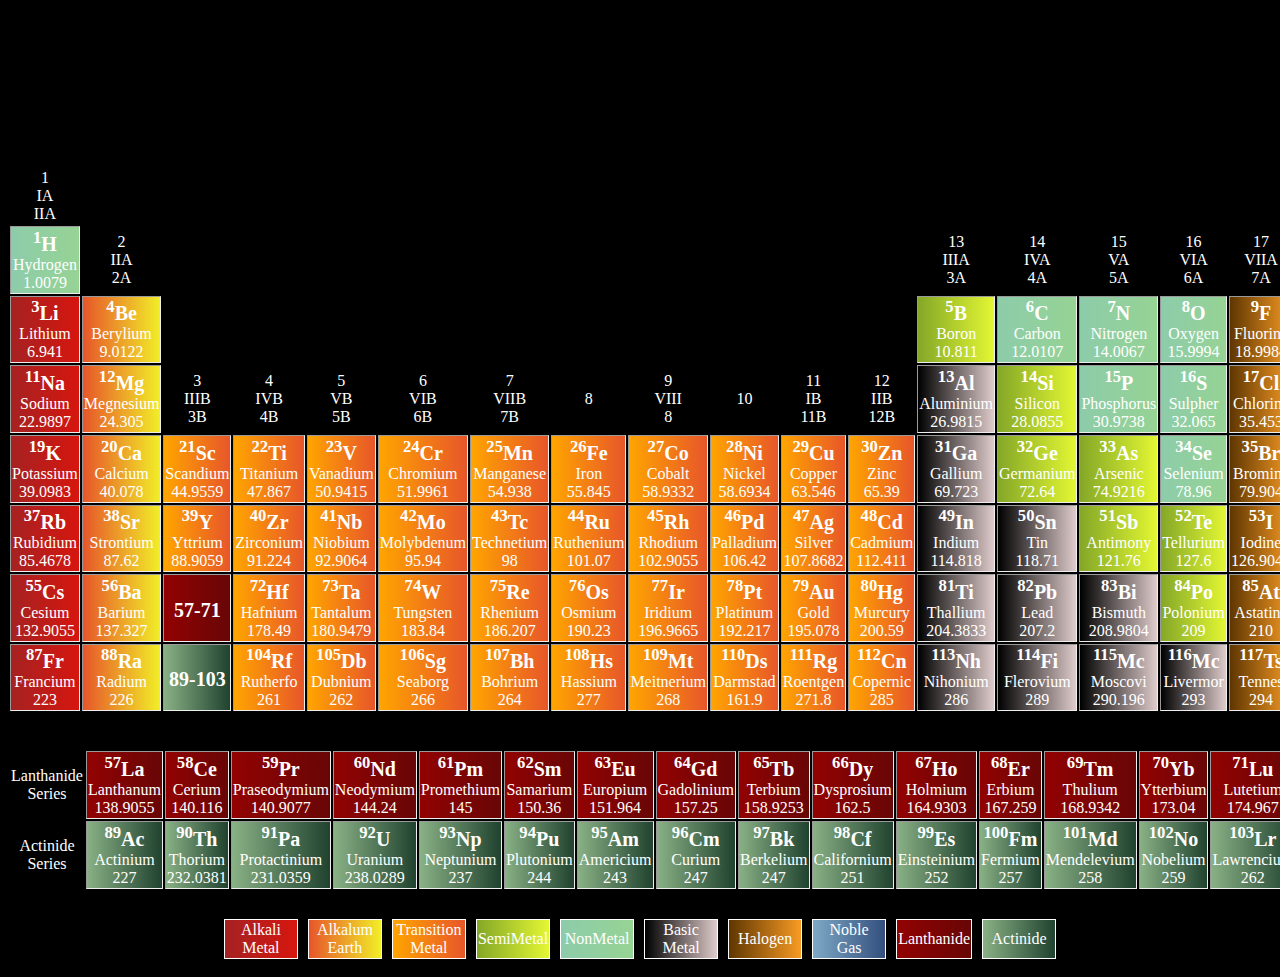
<file: Periodic TABLE 2/index.html>
<!DOCTYPE html>
<html lang="en">
<head>
    <meta charset="UTF-8">
    <meta name="viewport" content="width=device-width, initial-scale=1.0">
    <title>Periodic Table</title>
</head>
<body bgcolor="black">

    <center>
        <h1 bg="white">Asna babar</h1>
    
    <div>Periodic Table Of Elements</div>
    <div>
        <div class="m_heading"><p><u>Periodic Table Of The Elements</u></p></div>
        <div class="m_rehman">Made by: <u>Asna Babar</u></div>
        <div class="m_container">
        <table border="1" style="text-align:center;color:white;border:none">
                    <tr>
                        <td style="border:none">1<br>IA<br>IIA</td>
                        <td style="empty-cells:hide" colspan="16"></td>
                        <td style="border:none">18<br>VIIIA<br>8A</td>
                    </tr>
                    <tr>
                        <td style="background:linear-gradient(to left,#96d394,#8dccaa)"><b style="font-size:20px"><sup>1</sup>H</b><br>Hydrogen<br> 1.0079</td>
                        <td style="border:none">2<br>IIA<br>2A</td>
                        <td style="empty-cells:hide" colspan="10"></td>
                        <td style="border:none">13<br>IIIA<br>3A</td>
                        <td style="border:none">14<br>IVA<br>4A</td>
                        <td style="border:none">15<br>VA<br>5A</td>
                        <td style="border:none">16<br>VIA<br>6A</td>
                        <td style="border:none">17<br>VIIA<br>7A</td>
                        <td style="background:linear-gradient(to left,rgb(52,79,126),rgb(125,169,197))"><b style="font-size:20px"><sup>2</sup>He</b><br>Helium<br>4.006</td>
                    </tr>
                    <tr>
                        <td style="background:linear-gradient(to left,#d6160f,#a52222)"><b style="font-size:20px"><sup>3</sup>Li</b><br>Lithium<br>6.941</td>
                        <td style="background:linear-gradient(to left,#f1ee28,#e7562a)"><b style="font-size:20px"><sup>4</sup>Be</b><br>Berylium<br>9.0122</td> 
                        <td style="empty-cells:hide" colspan="10"></td>
                        <td style="background:linear-gradient(to left,rgb(227,247,51),rgb(132,167,39))"><b style="font-size:20px"><sup>5</sup>B</b><br>Boron<br>10.811</td>
                        <td style="background:linear-gradient(to left,#96d394,#8dccaa)"><b style="font-size:20px"><sup>6</sup>C</b><br>Carbon<br>12.0107</td>
                        <td style="background:linear-gradient(to left,#96d394,#8dccaa)"><b style="font-size:20px"><sup>7</sup>N</b><br>Nitrogen<br>14.0067</td>
                        <td style="background:linear-gradient(to left,#96d394,#8dccaa)"><b style="font-size:20px"><sup>8</sup>O</b><br>Oxygen<br>15.9994</td>
                        <td style="background:linear-gradient(to left,rgb(247,155,36),rgb(95,54,1))"><b style="font-size:20px"><sup>9</sup>F</b><br>Fluorine<br>18.9984</td>
                        <td style="background:linear-gradient(to left,rgb(52,79,126),rgb(125,169,197))"><b style="font-size:20px"><sup>10</sup>Ne</b><br>Neon<br>20.1797</td>  
                    </tr>
                    <tr>
                        <td style="background:linear-gradient(to left,#d6160f,#a52222)"><b style="font-size:20px"><sup>11</sup>Na</b><br>Sodium<br>22.9897</td>
                        <td style="background:linear-gradient(to left,#f1ee28,#e7562a)"><b style="font-size:20px"><sup>12</sup>Mg</b><br>Megnesium<br>24.305</td>
                        <td style="border:none">3<br>IIIB<br>3B</td>
                        <td style="border:none">4<br>IVB<br>4B</td>
                        <td style="border:none">5<br>VB<br>5B</td>
                        <td style="border:none">6<br>VIB<br>6B</td>
                        <td style="border:none">7<br>VIIB<br>7B</td>
                        <td style="border:none">8</td>
                        <td style="border:none">9<br>VIII<br>8</td>
                        <td style="border:none">10</td>
                        <td style="border:none">11<br>IB<br>11B</td>  
                        <td style="border:none">12<br>IIB<br>12B</td>
                        <td style="background:linear-gradient(to left,rgb(223,203,203),black)"><b style="font-size:20px"><sup>13</sup>Al</b><br>Aluminium<br>26.9815</td> 
                        <td style="background:linear-gradient(to left,rgb(227,247,51),rgb(132,167,39))"><b style="font-size:20px"><sup>14</sup>Si</b><br>Silicon<br>28.0855</td>
                        <td style="background:linear-gradient(to left,#96d394,#8dccaa)"><b style="font-size:20px"><sup>15</sup>P</b><br>Phosphorus<br>30.9738</td>  
                        <td style="background:linear-gradient(to left,#96d394,#8dccaa)"><b style="font-size:20px"><sup>16</sup>S</b><br>Sulpher<br>32.065</td>
                        <td style="background:linear-gradient(to left,rgb(247,155,36),rgb(95,54,1))"><b style="font-size:20px"><sup>17</sup>Cl</b><br>Chlorine<br>35.453</td>
                        <td style="background:linear-gradient(to left,rgb(52,79,126),rgb(125,169,197))"><b style="font-size:20px"><sup>18</sup>Ar</b><br>Argon<br>39.948</td>
                    </tr>
                    <tr>
                        <td style="background:linear-gradient(to left,#d6160f,#a52222)"><b style="font-size:20px"><sup>19</sup>K</b><br>Potassium<br>39.0983</td>
                        <td style="background:linear-gradient(to left,#f1ee28,#e7562a)"><b style="font-size:20px"><sup>20</sup>Ca</b><br>Calcium<br>40.078</td>
                        <td style="background:linear-gradient(to left,#e7562a,orange)"><b style="font-size:20px"><sup>21</sup>Sc</b><br>Scandium<br>44.9559</td>
                        <td style="background:linear-gradient(to left,#e7562a,orange)"><b style="font-size:20px"><sup>22</sup>Ti</b><br>Titanium<br>47.867</td> 
                        <td style="background:linear-gradient(to left,#e7562a,orange)"><b style="font-size:20px"><sup>23</sup>V</b><br>Vanadium<br>50.9415</td>
                        <td style="background:linear-gradient(to left,#e7562a,orange)"><b style="font-size:20px"><sup>24</sup>Cr</b><br>Chromium<br>51.9961</td>  
                        <td style="background:linear-gradient(to left,#e7562a,orange)"><b style="font-size:20px"><sup>25</sup>Mn</b><br>Manganese<br>54.938</td>
                        <td style="background:linear-gradient(to left,#e7562a,orange)"><b style="font-size:20px"><sup>26</sup>Fe</b><br>Iron<br>55.845</td> 
                        <td style="background:linear-gradient(to left,#e7562a,orange)"><b style="font-size:20px"><sup>27</sup>Co</b><br>Cobalt<br>58.9332</td> 
                        <td style="background:linear-gradient(to left,#e7562a,orange)"><b style="font-size:20px"><sup>28</sup>Ni</b><br>Nickel<br>58.6934</td>
                        <td style="background:linear-gradient(to left,#e7562a,orange)"><b style="font-size:20px"><sup>29</sup>Cu</b><br>Copper<br>63.546</td> 
                        <td style="background:linear-gradient(to left,#e7562a,orange)"><b style="font-size:20px"><sup>30</sup>Zn</b><br>Zinc<br>65.39</td>
                        <td style="background:linear-gradient(to left,rgb(223,203,203),black)"><b style="font-size:20px"><sup>31</sup>Ga</b><br>Gallium<br>69.723</td>
                        <td style="background:linear-gradient(to left,rgb(227,247,51),rgb(132,167,39))"><b style="font-size:20px"><sup>32</sup>Ge</b><br>Germanium<br>72.64</td>
                        <td style="background:linear-gradient(to left,rgb(227,247,51),rgb(132,167,39))"><b style="font-size:20px"><sup>33</sup>As</b><br>Arsenic<br>74.9216</td>
                        <td style="background:linear-gradient(to left,#96d394,#8dccaa)"><b style="font-size:20px"><sup>34</sup>Se</b><br>Selenium<br>78.96</td>
                        <td style="background:linear-gradient(to left,rgb(247,155,36),rgb(95,54,1))"><b style="font-size:20px"><sup>35</sup>Br</b><br>Bromine<br>79.904</td> 
                        <td style="background:linear-gradient(to left,rgb(52,79,126),rgb(125,169,197))"><b style="font-size:20px"><sup>36</sup>Kr</b><br>Krypton<br>83.8</td>
                    </tr>
                    <tr>
                        <td style="background:linear-gradient(to left,#d6160f,#a52222)"><b style="font-size:20px"><sup>37</sup>Rb</b><br>Rubidium<br>85.4678</td>
                        <td style="background:linear-gradient(to left,#f1ee28,#e7562a)"><b style="font-size:20px"><sup>38</sup>Sr</b><br>Strontium<br>87.62</td> 
                        <td style="background:linear-gradient(to left,#e7562a,orange)"><b style="font-size:20px"><sup>39</sup>Y</b><br>Yttrium<br>88.9059</td>
                        <td style="background:linear-gradient(to left,#e7562a,orange)"><b style="font-size:20px"><sup>40</sup>Zr</b><br>Zirconium<br>91.224</td> 
                        <td style="background:linear-gradient(to left,#e7562a,orange)"><b style="font-size:20px"><sup>41</sup>Nb</b><br>Niobium<br>92.9064</td>
                        <td style="background:linear-gradient(to left,#e7562a,orange)"><b style="font-size:20px"><sup>42</sup>Mo</b><br>Molybdenum<br>95.94</td>  
                        <td style="background:linear-gradient(to left,#e7562a,orange)"><b style="font-size:20px"><sup>43</sup>Tc</b><br>Technetium<br>98</td>
                        <td style="background:linear-gradient(to left,#e7562a,orange)"><b style="font-size:20px"><sup>44</sup>Ru</b><br>Ruthenium<br>101.07</td> 
                        <td style="background:linear-gradient(to left,#e7562a,orange)"><b style="font-size:20px"><sup>45</sup>Rh</b><br>Rhodium<br>102.9055</td> 
                        <td style="background:linear-gradient(to left,#e7562a,orange)"><b style="font-size:20px"><sup>46</sup>Pd</b><br>Palladium<br>106.42</td>
                        <td style="background:linear-gradient(to left,#e7562a,orange)"><b style="font-size:20px"><sup>47</sup>Ag</b><br>Silver<br>107.8682</td> 
                        <td style="background:linear-gradient(to left,#e7562a,orange)"><b style="font-size:20px"><sup>48</sup>Cd</b><br>Cadmium<br>112.411</td>
                        <td style="background:linear-gradient(to left,rgb(223,203,203),black)"><b style="font-size:20px"><sup>49</sup>In</b><br>Indium<br>114.818</td>
                        <td style="background:linear-gradient(to left,rgb(223,203,203),black)"><b style="font-size:20px"><sup>50</sup>Sn</b><br>Tin<br>118.71</td>
                        <td style="background:linear-gradient(to left,rgb(227,247,51),rgb(132,167,39))"><b style="font-size:20px"><sup>51</sup>Sb</b><br>Antimony<br>121.76</td>
                        <td style="background:linear-gradient(to left,rgb(227,247,51),rgb(132,167,39))"><b style="font-size:20px"><sup>52</sup>Te</b><br>Tellurium<br>127.6</td>
                        <td style="background:linear-gradient(to left,rgb(247,155,36),rgb(95,54,1))"><b style="font-size:20px"><sup>53</sup>I</b><br>Iodine<br>126.9045</td>
                        <td style="background:linear-gradient(to left,rgb(52,79,126),rgb(125,169,197))"><b style="font-size:20px"><sup>54</sup>Xe</b><br>Xenon<br>131.293</td> 
                    </tr>
                    <tr>
                        <td style="background:linear-gradient(to left,#d6160f,#a52222)"><b style="font-size:20px"><sup>55</sup>Cs</b><br>Cesium<br>132.9055</td>
                        <td style="background:linear-gradient(to left,#f1ee28,#e7562a)"><b style="font-size:20px"><sup>56</sup>Ba</b><br>Barium<br>137.327</td>  
                        <td style="background:linear-gradient(to left,#680606,#920202)"><b style="font-size:20px"><sup></sup>57-71</b></td>  
                        <td style="background:linear-gradient(to left,#e7562a,orange)"><b style="font-size:20px"><sup>72</sup>Hf</b><br>Hafnium<br>178.49</td>
                        <td style="background:linear-gradient(to left,#e7562a,orange)"><b style="font-size:20px"><sup>73</sup>Ta</b><br>Tantalum<br>180.9479</td> 
                        <td style="background:linear-gradient(to left,#e7562a,orange)"><b style="font-size:20px"><sup>74</sup>W</b><br>Tungsten<br>183.84</td>
                        <td style="background:linear-gradient(to left,#e7562a,orange)"><b style="font-size:20px"><sup>75</sup>Re</b><br>Rhenium<br>186.207</td>  
                        <td style="background:linear-gradient(to left,#e7562a,orange)"><b style="font-size:20px"><sup>76</sup>Os</b><br>Osmium<br>190.23</td>
                        <td style="background:linear-gradient(to left,#e7562a,orange)"><b style="font-size:20px"><sup>77</sup>Ir</b><br>Iridium<br>196.9665</td> 
                        <td style="background:linear-gradient(to left,#e7562a,orange)"><b style="font-size:20px"><sup>78</sup>Pt</b><br>Platinum<br>192.217</td> 
                        <td style="background:linear-gradient(to left,#e7562a,orange)"><b style="font-size:20px"><sup>79</sup>Au</b><br>Gold<br>195.078</td>
                        <td style="background:linear-gradient(to left,#e7562a,orange)"><b style="font-size:20px"><sup>80</sup>Hg</b><br>Murcury<br>200.59</td> 
                        <td style="background:linear-gradient(to left,rgb(223,203,203),black)"><b style="font-size:20px"><sup>81</sup>Ti</b><br>Thallium<br>204.3833</td>
                        <td style="background:linear-gradient(to left,rgb(223,203,203),black)"><b style="font-size:20px"><sup>82</sup>Pb</b><br>Lead<br>207.2</td>
                        <td style="background:linear-gradient(to left,rgb(223,203,203),black)"><b style="font-size:20px"><sup>83</sup>Bi</b><br>Bismuth<br>208.9804</td>
                        <td style="background:linear-gradient(to left,rgb(227,247,51),rgb(132,167,39))"><b style="font-size:20px"><sup>84</sup>Po</b><br>Polonium<br>209</td>
                        <td style="background:linear-gradient(to left,rgb(247,155,36),rgb(95,54,1))"><b style="font-size:20px"><sup>85</sup>At</b><br>Astatine<br>210</td>  
                        <td style="background:linear-gradient(to left,rgb(52,79,126),rgb(125,169,197))"><b style="font-size:20px"><sup>86</sup>Rn</b><br>Radon<br>222</td>
                    </tr>
                    <tr>
                        <td style="background:linear-gradient(to left,#d6160f,#a52222)"><b style="font-size:20px"><sup>87</sup>Fr</b><br>Francium<br>223</td>
                        <td style="background:linear-gradient(to left,#f1ee28,#e7562a)"><b style="font-size:20px"><sup>88</sup>Ra</b><br>Radium<br>226</td> 
                        <td style="background:linear-gradient(to left,#20422f,#89b185)"><b style="font-size:20px"><sup></sup>89-103</b></td> 
                        <td style="background:linear-gradient(to left,#e7562a,orange)"><b style="font-size:20px"><sup>104</sup>Rf</b><br>Rutherfo<br>261</td>
                        <td style="background:linear-gradient(to left,#e7562a,orange)"><b style="font-size:20px"><sup>105</sup>Db</b><br>Dubnium<br>262</td> 
                        <td style="background:linear-gradient(to left,#e7562a,orange)"><b style="font-size:20px"><sup>106</sup>Sg</b><br>Seaborg<br>266</td>
                        <td style="background:linear-gradient(to left,#e7562a,orange)"><b style="font-size:20px"><sup>107</sup>Bh</b><br>Bohrium<br>264</td>  
                        <td style="background:linear-gradient(to left,#e7562a,orange)"><b style="font-size:20px"><sup>108</sup>Hs</b><br>Hassium<br>277</td>
                        <td style="background:linear-gradient(to left,#e7562a,orange)"><b style="font-size:20px"><sup>109</sup>Mt</b><br>Meitnerium<br>268</td> 
                        <td style="background:linear-gradient(to left,#e7562a,orange)"><b style="font-size:20px"><sup>110</sup>Ds</b><br>Darmstad<br>161.9</td> 
                        <td style="background:linear-gradient(to left,#e7562a,orange)"><b style="font-size:20px"><sup>111</sup>Rg</b><br>Roentgen<br>271.8</td>
                        <td style="background:linear-gradient(to left,#e7562a,orange)"><b style="font-size:20px"><sup>112</sup>Cn</b><br>Copernic<br>285</td> 
                        <td style="background:linear-gradient(to left,rgb(223,203,203),black)"><b style="font-size:20px"><sup>113</sup>Nh</b><br>Nihonium<br>286</td>  
                        <td style="background:linear-gradient(to left,rgb(223,203,203),black)"><b style="font-size:20px"><sup>114</sup>Fi</b><br>Flerovium<br>289</td>
                        <td style="background:linear-gradient(to left,rgb(223,203,203),black)"><b style="font-size:20px"><sup>115</sup>Mc</b><br>Moscovi<br>290.196</td>
                        <td style="background:linear-gradient(to left,rgb(223,203,203),black)"><b style="font-size:20px"><sup>116</sup>Mc</b><br>Livermor<br>293</td>
                        <td style="background:linear-gradient(to left,rgb(247,155,36),rgb(95,54,1))"><b style="font-size:20px"><sup>117</sup>Ts</b><br>Tennes<br>294</td> 
                        <td style="background:linear-gradient(to left,rgb(52,79,126),rgb(125,169,197))"><b style="font-size:20px"><sup>118</sup>Og</b><br>Oganes<br>294</td>
                    </tr>
            </table>
        </div>
            <br><br>
        <div class="m_container2">
            <table border="1" style="text-align:center;color:white;border:none">
                <tr>
                    <td style="border:none">Lanthanide <br> Series</td>
                    <td style="background:linear-gradient(to left,#680606,#920202)"><b style="font-size:20px"><sup>57</sup>La</b><br>Lanthanum<br>138.9055</td>
                    <td style="background:linear-gradient(to left,#680606,#920202)"><b style="font-size:20px"><sup>58</sup>Ce</b><br>Cerium<br>140.116</td>
                    <td style="background:linear-gradient(to left,#680606,#920202)"><b style="font-size:20px"><sup>59</sup>Pr</b><br>Praseodymium<br>140.9077</td>
                    <td style="background:linear-gradient(to left,#680606,#920202)"><b style="font-size:20px"><sup>60</sup>Nd</b><br>Neodymium<br>144.24</td>
                    <td style="background:linear-gradient(to left,#680606,#920202)"><b style="font-size:20px"><sup>61</sup>Pm</b><br>Promethium<br>145</td>
                    <td style="background:linear-gradient(to left,#680606,#920202)"><b style="font-size:20px"><sup>62</sup>Sm</b><br>Samarium<br>150.36</td>
                    <td style="background:linear-gradient(to left,#680606,#920202)"><b style="font-size:20px"><sup>63</sup>Eu</b><br>Europium<br>151.964</td>
                    <td style="background:linear-gradient(to left,#680606,#920202)"><b style="font-size:20px"><sup>64</sup>Gd</b><br>Gadolinium<br>157.25</td>
                    <td style="background:linear-gradient(to left,#680606,#920202)"><b style="font-size:20px"><sup>65</sup>Tb</b><br>Terbium<br>158.9253</td>
                    <td style="background:linear-gradient(to left,#680606,#920202)"><b style="font-size:20px"><sup>66</sup>Dy</b><br>Dysprosium<br>162.5</td>
                    <td style="background:linear-gradient(to left,#680606,#920202)"><b style="font-size:20px"><sup>67</sup>Ho</b><br>Holmium<br>164.9303</td>
                    <td style="background:linear-gradient(to left,#680606,#920202)"><b style="font-size:20px"><sup>68</sup>Er</b><br>Erbium<br>167.259</td>
                    <td style="background:linear-gradient(to left,#680606,#920202)"><b style="font-size:20px"><sup>69</sup>Tm</b><br>Thulium<br>168.9342</td>
                    <td style="background:linear-gradient(to left,#680606,#920202)"><b style="font-size:20px"><sup>70</sup>Yb</b><br>Ytterbium<br>173.04</td>
                    <td style="background:linear-gradient(to left,#680606,#920202)"><b style="font-size:20px"><sup>71</sup>Lu</b><br>Lutetium<br>174.967</td>
                </tr>
                <tr>
                    <td style="border:none">Actinide <br> Series</td>
                    <td style="background:linear-gradient(to left,#20422f,#89b185)"><b style="font-size:20px"><sup>89</sup>Ac</b><br>Actinium<br>227</td>
                    <td style="background:linear-gradient(to left,#20422f,#89b185)"><b style="font-size:20px"><sup>90</sup>Th</b><br>Thorium<br>232.0381</td> 
                    <td style="background:linear-gradient(to left,#20422f,#89b185)"><b style="font-size:20px"><sup>91</sup>Pa</b><br>Protactinium<br>231.0359</td>
                    <td style="background:linear-gradient(to left,#20422f,#89b185)"><b style="font-size:20px"><sup>92</sup>U</b><br>Uranium<br>238.0289</td> 
                    <td style="background:linear-gradient(to left,#20422f,#89b185)"><b style="font-size:20px"><sup>93</sup>Np</b><br>Neptunium<br>237</td>
                    <td style="background:linear-gradient(to left,#20422f,#89b185)"><b style="font-size:20px"><sup>94</sup>Pu</b><br>Plutonium<br>244</td>  
                    <td style="background:linear-gradient(to left,#20422f,#89b185)"><b style="font-size:20px"><sup>95</sup>Am</b><br>Americium<br>243</td>
                    <td style="background:linear-gradient(to left,#20422f,#89b185)"><b style="font-size:20px"><sup>96</sup>Cm</b><br>Curium<br>247</td>
                    <td style="background:linear-gradient(to left,#20422f,#89b185)"><b style="font-size:20px"><sup>97</sup>Bk</b><br>Berkelium<br>247</td> 
                    <td style="background:linear-gradient(to left,#20422f,#89b185)"><b style="font-size:20px"><sup>98</sup>Cf</b><br>Californium<br>251</td>
                    <td style="background:linear-gradient(to left,#20422f,#89b185)"><b style="font-size:20px"><sup>99</sup>Es</b><br>Einsteinium<br>252</td> 
                    <td style="background:linear-gradient(to left,#20422f,#89b185)"><b style="font-size:20px"><sup>100</sup>Fm</b><br>Fermium<br>257</td>
                    <td style="background:linear-gradient(to left,#20422f,#89b185)"><b style="font-size:20px"><sup>101</sup>Md</b><br>Mendelevium<br>258</td>  
                    <td style="background:linear-gradient(to left,#20422f,#89b185)"><b style="font-size:20px"><sup>102</sup>No</b><br>Nobelium<br>259</td>
                    <td style="background:linear-gradient(to left,#20422f,#89b185)"><b style="font-size:20px"><sup>103</sup>Lr</b><br>Lawrencium<br>262</td>
                </tr>
            </table>
        </div>
        <br>
        <div class="m_container3">
        <table style="text-align:center;color:white;border-spacing:10px">
            <tr>
                <td style="border:1px solid white;min-width:70px;background:linear-gradient(to left,#d6160f,#a52222)">Alkali<br>Metal</td>
                <td style="border:1px solid white;min-width:70px;background:linear-gradient(to left,#f1ee28,#e7562a)">Alkalum<br>Earth</td>
                <td style="border:1px solid white;min-width:70px;background:linear-gradient(to left,#e7562a,orange)">Transition<br>Metal</td>
                <td style="border:1px solid white;min-width:70px;background:linear-gradient(to left,rgb(227,247,51),rgb(132,167,39))">SemiMetal</td>
                <td style="border:1px solid white;min-width:70px;background:linear-gradient(to left,#96d394,#8dccaa)">NonMetal</td>
                <td style="border:1px solid white;min-width:70px;background:linear-gradient(to left,rgb(223,203,203),black)">Basic<br>Metal</td>
                <td style="border:1px solid white;min-width:70px;background:linear-gradient(to left,rgb(247,155,36),rgb(95,54,1))">Halogen</td>
                <td style="border:1px solid white;min-width:70px;background:linear-gradient(to left,rgb(52,79,126),rgb(125,169,197))">Noble<br>Gas</td>
                <td style="border:1px solid white;min-width:70px;background:linear-gradient(to left,#680606,#920202)">Lanthanide</td>
                <td style="border:1px solid white;min-width:70px;background:linear-gradient(to left,#20422f,#89b185)">Actinide</td>
            </tr>
        </table>
        </div>
    </div>
    </center>
    </body></html
</file>
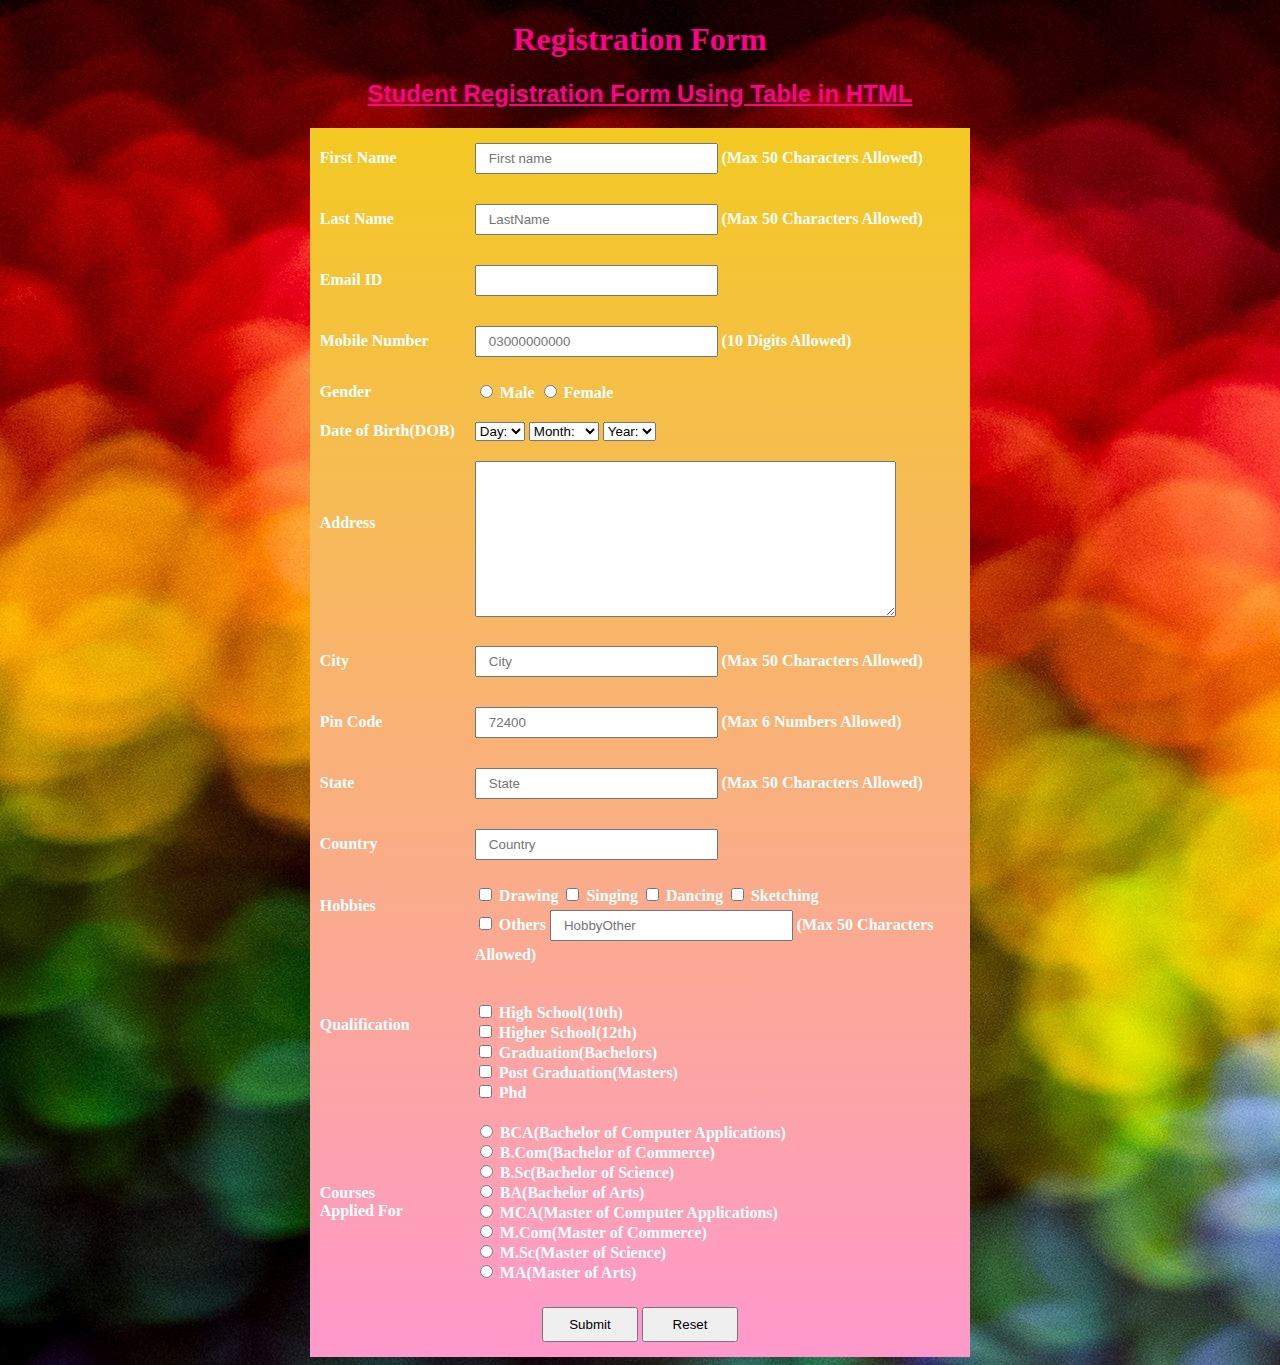
<file: Registration Form/index.html>
<!DOCTYPE html>
<html lang="en">
<head>
    <meta charset="UTF-8">
    <meta name="viewport" content="width=device-width, initial-scale=1.0">
    <title>Registration Form</title>
    <link rel="stylesheet" href="style.css">
</head>
<body>

  <center><h1>Registration Form</h1></center>

    <h2>Student Registration Form Using Table in HTML</h2>
    

        <table align="center" cellpadding="10">
    
    
        <!--------------------- First Name ------------------------------------------>
        <tbody><tr>
        <td>First Name</td>
        <td><input type="text" name="FirstName" maxlength="50" placeholder="First name">
        (Max 50 Characters Allowed)
        </td>
        </tr>
        <!------------------------ Last Name --------------------------------------->
        <tr>
        <td>Last Name</td>
        <td><input type="text" name="LastName" maxlength="50" placeholder="LastName">
        (Max 50 Characters Allowed)
        </td>
        </tr>
        <!-------------------------- Email ID ------------------------------------->
        <tr>
        <td>Email ID</td>
        <td><input type="email" name="EmailID" maxlength="100" placeholder=></td>
        </tr>
        <!-------------------------- Mobile Number ------------------------------------->
        <tr>
        <td>Mobile Number</td>
        <td>
        <input type="text" name="MobileNumber" maxlength="10" placeholder="03000000000">
        (10 Digits Allowed)
        </td>
        </tr>
        <!---------------------- Gender ------------------------------------->
        <tr>
        <td>Gender</td>
        <td>
        <input type="radio" name="Gender" value="Male">
        Male
        <input type="radio" name="Gender" value="Female">
        Female
        </td>
        </tr>
        <!--------------------------Date Of Birth----------------------------------->
        <tr>
        <td>Date of Birth(DOB)</td>
        <td>
        <select name="BirthDay" id="Birthday_Day">
        <option value="-1">Day:</option>
        <option value="1">1</option>
        <option value="2">2</option>
        <option value="3">3</option>
        <option value="4">4</option>
        <option value="5">5</option>
        <option value="6">6</option>
        <option value="7">7</option>
        <option value="8">8</option>
        <option value="9">9</option>
        <option value="10">10</option>
        <option value="11">11</option>
        <option value="12">12</option>
        <option value="13">13</option>
        <option value="14">14</option>
        <option value="15">15</option>
        <option value="16">16</option>
        <option value="17">17</option>
        <option value="18">18</option>
        <option value="19">19</option>
        <option value="20">20</option>
        <option value="21">21</option>
        <option value="22">22</option>
        <option value="23">23</option>
        <option value="24">24</option>
        <option value="25">25</option>
        <option value="26">26</option>
        <option value="27">27</option>
        <option value="28">28</option>
        <option value="29">29</option>
        <option value="30">30</option>
        <option value="31">31</option>
        </select>
        <select name="BirthdayMonth" id="Birthday_Month">
        <option value="-1">Month:</option>
        <option value="January">Jan(1)</option>
        <option value="February">Feb(2)</option>
        <option value="March">Mar(3)</option>
        <option value="April">Apr(4)</option>
        <option value="May">May(5)</option>
        <option value="June">Jun(6)</option>
        <option value="July">Jul(7)</option>
        <option value="August">Aug(8)</option>
        <option value="September">Sep(9)</option>
        <option value="October">Oct(10)</option>
        <option value="November">Nov(11)</option>
        <option value="December">Dec(12)</option>
        </select>
        <select name="BirthdayYear" id="Birthday_Year">
        <option value="-1">Year:</option>
        <option value="2019">2019</option>
        <option value="2018">2018</option>
        <option value="2017">2017</option>
        <option value="2016">2016</option>
        <option value="2015">2015</option>
        <option value="2014">2014</option>
        <option value="2013">2013</option>
        <option value="2012">2012</option>
        <option value="2011">2011</option>
        <option value="2010">2010</option>
        <option value="2009">2009</option>
        <option value="2008">2008</option>
        <option value="2007">2007</option>
        <option value="2006">2006</option>
        <option value="2005">2005</option>
        <option value="2004">2004</option>
        <option value="2003">2003</option>
        <option value="2002">2002</option>
        <option value="2001">2001</option>
        <option value="2000">2000</option>
        <option value="1999">1999</option>
        <option value="1998">1998</option>
        <option value="1997">1997</option>
        <option value="1996">1996</option>
        <option value="1995">1995</option>
        <option value="1994">1994</option>
        <option value="1993">1993</option>
        <option value="1992">1992</option>
        <option value="1991">1991</option>
        <option value="1990">1990</option>
        <option value="1989">1989</option>
        <option value="1988">1988</option>
        <option value="1987">1987</option>
        <option value="1986">1986</option>
        <option value="1985">1985</option>
        <option value="1984">1984</option>
        <option value="1983">1983</option>
        <option value="1982">1982</option>
        <option value="1981">1981</option>
        <option value="1980">1980</option>
        </select>
        </td>
        </tr>
        <!------------------------- Address ---------------------------------->
        <tr>
        <td>Address<br><br><br></td>
        <td><textarea name="Address" rows="10" cols="50"></textarea></td>
        </tr>
        <!-------------------------- City ------------------------------------->
        <tr>
        <td>City</td>
        <td><input type="text" name="City" maxlength="50" placeholder="City">
        (Max 50 Characters Allowed)
        </td>
        </tr>
        <!----- -------------------- Pin Code-------------------------------------->
        <tr>
        <td>Pin Code</td>
        <td><input type="Number" name="PinCode" maxlength="6" placeholder="72400">
        (Max 6 Numbers Allowed)
        </td>
        </tr>
        <!---------------------------- State ----------------------------------->
        <tr>
        <td>State</td>
        <td><input type="text" name="State" maxlength="50" placeholder="State">
        (Max 50 Characters Allowed)
        </td>
        </tr>
        <!------------------------------ Country --------------------------------->
        <tr>
        <td>Country</td>
        <td><input type="text" name="Country" placeholder="Country"></td>
        </tr>
        <!------------------------- Hobbies -------------------------------------->
        <tr>
        <td>Hobbies <br><br><br></td>
        <td>
        <input type="checkbox" name="HobbyDrawing" value="Drawing">
        Drawing
        <input type="checkbox" name="HobbySinging" value="Singing">
        Singing
        <input type="checkbox" name="HobbyDancing" value="Dancing">
        Dancing
        <input type="checkbox" name="HobbyCooking" value="Cooking">
        Sketching
        <br>
        <input type="checkbox" name="HobbyOther" value="Other">
        Others
        <input type="text" name="Other_Hobby" maxlength="50" placeholder="HobbyOther">
        (Max 50 Characters Allowed)
        </td>
        </tr>
        <!-----------------------Qualification---------------------------------------->
        <tr>
        <td>Qualification <br><br><br></td>
        <td>
        <br>
        <input type="checkbox" name="HighSchool" value="High School">
        High School(10th)<br>
        <input type="checkbox" name="HigherSchool" value="Higher School">
        Higher School(12th)<br>
        <input type="checkbox" name="Graduation" value="Graduation">
        Graduation(Bachelors)<br>
        <input type="checkbox" name="PostGraduation" value="Post Graduation">
        Post Graduation(Masters)<br>
        <input type="checkbox" name="Phd" value="Phd">
        Phd
        </td>
        </tr>
        <!---------------------------- Courses ----------------------------------->
        <tr>
        <td>Courses<br>Applied For</td>
        <td>
        <input type="radio" name="CourseBCA" value="BCA">
        BCA(Bachelor of Computer Applications)<br>
        <input type="radio" name="CourseBCom" value="B.Com">
        B.Com(Bachelor of Commerce)<br>
        <input type="radio" name="CourseBSc" value="B.Sc">
        B.Sc(Bachelor of Science)<br>
        <input type="radio" name="CourseBA" value="B.A">
        BA(Bachelor of Arts)<br>
        <input type="radio" name="CourseMCA" value="BCA">
        MCA(Master of Computer Applications)<br>
        <input type="radio" name="CourseMCom" value="B.Com">
        M.Com(Master of Commerce)<br>
        <input type="radio" name="CourseMSc" value="B.Sc">
        M.Sc(Master of Science)<br>
        <input type="radio" name="CourseMA" value="B.A">
        MA(Master of Arts)<br>
        </td>
        </tr>
        <!----------------------- Submit and Reset ------------------------------->
        <tr>
        <td colspan="2" align="center">
        <input type="submit" value="Submit">
        <input type="reset" value="Reset">
        </td>
        </tr>
        </tbody></table>
        

    
        
</body>
</html>
</file>
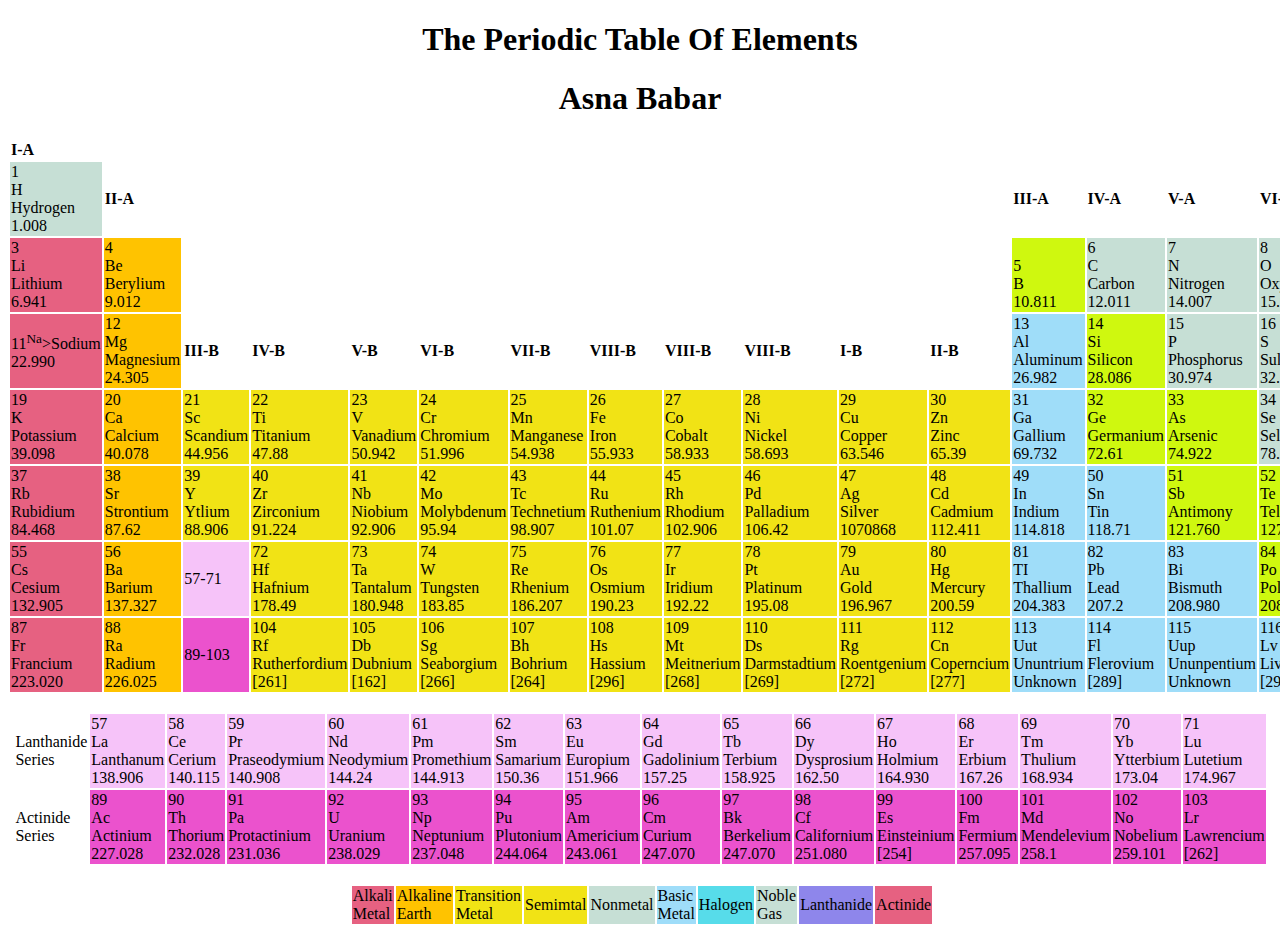
<file: Periodic Table/Periodic.table.html>
<!DOCTYPE html>
<html lang="en">
<head>
    <meta charset="UTF-8">
    <meta name="viewport" content="width=device-width, initial-scale=1.0">
    <title>Periodic Table</title>

</head>
<body>
    <center>
    <h1>The Periodic Table Of Elements</h1>
    <h1>Asna Babar</h1>
    <table>

        <tr>
          
            <td><b>I-A</b></td>  
            <td colspan="16"></td>
            <td><b>VIII-A</b></td>
        </tr>
        <tr>
     
        <td bgcolor="#C6DFD5">1<br>H<br>Hydrogen<br>1.008</td>
        <td><b>II-A</b></td>
         <td colspan="10"></td>
         <td><b>III-A</b></td>
         <td><b>IV-A</b></td>
         <td><b>V-A</b></td>
         <td><b>VI-A</b></td>
         <td><b>VII-A</b></td>
            <td bgcolor="#8E86EB">2<br>He<br>Helium<br>4.003</td>
    
         </tr>
         <tr>
         <td class="border-radius" bgcolor="#E66181"> 3<br>Li<br>Lithium<br>6.941</td>
         <td bgcolor="#FFC300">4<br>Be<br>Berylium<br>9.012</td>
         <td colspan="10"></td>
         <td bgcolor="#CFF80F" ><br>5<br>B<br>10.811</td>
         <td bgcolor="#C6DFD5" >6<br>C<br>Carbon<br>12.011</td>
         <td bgcolor="#C6DFD5" >7<br>N<br>Nitrogen<br>14.007</td>
         <td bgcolor="#C6DFD5" >8<br>O</br>Oxygen<br>15.999</td>
         <td bgcolor="#57DCEA" >9<br>F<br>Fluorine<br>18.998</td>
         <td bgcolor="#8E86EB" >10<br>Ne<br>Nitrogen<br>20.180</td>
         </tr>
         <tr>
         <td bgcolor="#E66181">11<sup>Na</sup>>Sodium<br>22.990</td>
         <td bgcolor="#FFC300">12<br>Mg<br>Magnesium<br>24.305</td>
        <td><b>III-B</b></td>
         <td><b>IV-B</td>
         <td><b>V-B</b></td>
         <td><b>VI-B</b></td>
         <td><b>VII-B</b></td>
         <td><b>VIII-B</b></td>   
         <td><b>VIII-B</b></td>
         <td><b>VIII-B</b></td>
         <td><b>I-B</b></td>
         <td><b>II-B</b></td>
         <td bgcolor=" #9FDDF9" >13<br>Al<br>Aluminum<br>26.982</td>
         <td bgcolor="#CFF80F" >14<br>Si<br>Silicon<br>28.086</td>
         <td bgcolor="#C6DFD5" >15<br>P<br>Phosphorus<br>30.974</td>
         <td bgcolor="#C6DFD5" >16<br>S<br>Sulfur<br>32.066</td>
         <td bgcolor="#57DCEA " >17<br>Cl<br>Chlorine<br>35.453</td>
         <td bgcolor="#8E86EB" >18<br>Ar<br>Argon</td>
         </tr>
    <tr>
         <td bgcolor="#E66181">19<br>K<br>Potassium<br>39.098</td>
         <td bgcolor="#FFC300">20<br>Ca<br>Calcium<br>40.078</td>
         <td bgcolor="#F1E315">21<br>Sc<br>Scandium<br>44.956</td>
         <td bgcolor="#F1E315">22<br>Ti<br>Titanium<br>47.88</td>
         <td bgcolor="#F1E315">23<br>V<br>Vanadium<br>50.942</td>
         <td bgcolor="#F1E315">24<br>Cr<br>Chromium<br>51.996</td>
         <td bgcolor="#F1E315">25<br>Mn<br>Manganese<br>54.938</td>
         <td bgcolor="#F1E315">26<br>Fe<br>Iron<br>55.933</td>
         <td bgcolor="#F1E315">27<br>Co<br>Cobalt<br>58.933</td>
         <td bgcolor="#F1E315">28<br>Ni<br>Nickel<br>58.693</td>
         <td bgcolor="#F1E315">29<br>Cu<br>Copper<br>63.546</td>
         <td bgcolor="#F1E315">30<br>Zn<br>Zinc<br>65.39</td>
         <td bgcolor=" #9FDDF9" >31<br>Ga<br>Gallium<br>69.732</td>
         <td bgcolor="#CFF80F" >32<br>Ge<br>Germanium<br>72.61</td>
         <td bgcolor="#CFF80F" >33<br>As<br>Arsenic<br>74.922</td>
         <td bgcolor="#C6DFD5" >34<br>Se<br>Selenium<br>78.09</td>
         <td bgcolor="#57DCEA " >35<br>Br<br>Bromine<br>79.904</td>
         <td bgcolor="#8E86EB" >36<br>Kr<br>Krypton<br>84.80</td>
         </tr>
         <tr>
         <td bgcolor="#E66181">37<br>Rb<br>Rubidium<br>84.468</td>
         <td bgcolor="#FFC300" >38<br>Sr<br>Strontium<br>87.62</td>
         <td bgcolor="#F1E315" >39<br>Y<br>Ytlium<br>88.906</td>
         <td bgcolor="#F1E315">40<br>Zr<br>Zirconium<br>91.224</td>
         <td bgcolor="#F1E315" >41<br>Nb<br>Niobium<br>92.906</td>
         <td bgcolor="#F1E315" >42<br>Mo<br>Molybdenum<br>95.94</td>
         <td bgcolor="#F1E315" >43<br>Tc<br>Technetium<br>98.907</td>
         <td bgcolor="#F1E315" >44<br>Ru<br>Ruthenium<br>101.07</td>
         <td bgcolor="#F1E315"  >45<br>Rh<br>Rhodium<br>102.906</td>
         <td bgcolor="#F1E315" >46<br>Pd<br>Palladium<br>106.42</td>
         <td bgcolor="#F1E315" >47<br>Ag<br>Silver<br>1070868</td>
         <td bgcolor="#F1E315" >48<br>Cd<br>Cadmium<br>112.411</td>
         <td bgcolor=" #9FDDF9" >49<br>In<br>Indium<br>114.818</td>
         <td bgcolor=" #9FDDF9" >50<br>Sn<br>Tin<br>118.71</td>
         <td bgcolor="#CFF80F" >51<br>Sb<br>Antimony<br>121.760</td>
         <td bgcolor="#CFF80F" >52<br>Te<br>Tellurium<br>127.6</td>
         <td bgcolor="#57DCEA " >53<br>I<br>Iodine<br>126.904</td>
         <td bgcolor="#8E86EB" >54<br>Xe<br>Xenon<br>131.29</td>
         </tr>
         <tr>
            <td bgcolor="#E66181">55<br>Cs<br>Cesium<br>132.905</td>
            <td bgcolor="#FFC300" >56<br>Ba<br>Barium<br>137.327</td>
            <td bgcolor=" #F6C3F9" >57-71<br></td>
            <td bgcolor="#F1E315" >72<br>Hf<br>Hafnium<br>178.49</td>
            <td bgcolor="#F1E315" >73<br>Ta<br>Tantalum<br>180.948</td>
            <td bgcolor="#F1E315" >74<br>W<br>Tungsten<br>183.85</td>
            <td bgcolor="#F1E315" >75<br>Re<br>Rhenium<br>186.207</td>
            <td bgcolor="#F1E315" >76<br>Os<br>Osmium<br>190.23</td>
            <td bgcolor="#F1E315" >77<br>Ir<br>Iridium<br>192.22</td>
            <td bgcolor="#F1E315" >78<br>Pt<br>Platinum<br>195.08</td>
            <td bgcolor="#F1E315" >79<br>Au<br>Gold<br>196.967</td>
            <td bgcolor="#F1E315" >80<br>Hg<br>Mercury<br>200.59</td>
            <td bgcolor=" #9FDDF9" >81<br>TI<br>Thallium<br>204.383</td>
            <td bgcolor=" #9FDDF9" >82<br>Pb<br>Lead<br>207.2</td>
            <td bgcolor=" #9FDDF9"  >83<br>Bi<br>Bismuth<br>208.980</td>
            <td bgcolor="#CFF80F" >84<br>Po<br>Polonium<br>208.982</td>
            <td bgcolor="#57DCEA " >85<br>At<br>Astatine<br>209.987</td>
            <td bgcolor="#8E86EB" >86<br>Rn<br>Radon<br>222.018</td>
 </tr>
 <tr>
    <td bgcolor="#E66181">87<br>Fr<br>Francium<br>223.020</td>
    <td bgcolor="#FFC300" >88<br>Ra<br>Radium<br>226.025</td>
    <td  bgcolor="#EB52CD" >89-103<br></td>
    <td bgcolor="#F1E315"  >104<br>Rf<br>Rutherfordium<br>[261]</td>
    <td bgcolor="#F1E315" >105<br>Db<br>Dubnium<br>[162]</td>
    <td bgcolor="#F1E315" >106<br>Sg<br>Seaborgium<br>[266]</td>
    <td bgcolor="#F1E315" >107<br>Bh<br>Bohrium<br>[264]</td>
    <td bgcolor="#F1E315" >108<br>Hs<br>Hassium<br>[296]</td>
    <td bgcolor="#F1E315" >109<br>Mt<br>Meitnerium<br>[268]</td>
    <td bgcolor="#F1E315" >110<br>Ds<br>Darmstadtium<br>[269]</td>
    <td bgcolor="#F1E315" >111<br>Rg<br>Roentgenium<br>[272]</td>
    <td bgcolor="#F1E315" >112<br>Cn<br>Coperncium<br>[277]</td>
    <td bgcolor=" #9FDDF9" >113<br>Uut<br>Ununtrium<br>Unknown</td>
    <td bgcolor=" #9FDDF9" >114<br>Fl<br>Flerovium<br>[289]</td>
    <td bgcolor=" #9FDDF9" >115<br>Uup<br>Ununpentium<br>Unknown</td>
    <td bgcolor=" #9FDDF9" >116<br>Lv<br>Livermorium<br>[298]</td>
    <td bgcolor="#57DCEA " >117<br>Uus<br>Ununseptium<br>Unknown</td>
    <td bgcolor="#8E86EB" >118<br>Uuo<br>Ununoctium<br>Unknown</td>
 </tr>
    </table>
    <br>
    <table>
        <tr>
    <td>Lanthanide<br>Series</td>        
    <td  bgcolor=" #F6C3F9" >57<br>La<br>Lanthanum<br>138.906</td>
    <td  bgcolor=" #F6C3F9" >58<br>Ce<br>Cerium<br>140.115</td>
    <td  bgcolor=" #F6C3F9" >59<br>Pr<br>Praseodymium<br>140.908</td>
    <td  bgcolor=" #F6C3F9" >60<br>Nd<br>Neodymium<br>144.24</td>
    <td  bgcolor=" #F6C3F9" >61<br>Pm<br>Promethium<br>144.913</td>
    <td  bgcolor=" #F6C3F9" >62<br>Sm<br>Samarium<br>150.36</td>
    <td  bgcolor=" #F6C3F9" >63<br>Eu<br>Europium<br>151.966</td>
    <td  bgcolor=" #F6C3F9" >64<br>Gd<br>Gadolinium<br>157.25</td>
    <td  bgcolor=" #F6C3F9" >65<br>Tb<br>Terbium<br>158.925</td>
    <td  bgcolor=" #F6C3F9" >66<br>Dy<br>Dysprosium<br>162.50</td>
    <td  bgcolor=" #F6C3F9" >67<br>Ho<br>Holmium<br>164.930</td>
    <td  bgcolor=" #F6C3F9" >68<br>Er<br>Erbium<br>167.26</td>
    <td  bgcolor=" #F6C3F9" >69<br>Tm<br>Thulium<br>168.934</td>
    <td  bgcolor=" #F6C3F9" >70<br>Yb<br>Ytterbium<br>173.04</td>
    <td  bgcolor=" #F6C3F9" >71<br>Lu<br>Lutetium<br>174.967</td>
        </tr>
        <tr>
    <td>Actinide<br>Series</td>       
    <td bgcolor="#EB52CD" >89<br>Ac<br>Actinium<br>227.028</td>
    <td  bgcolor="#EB52CD" >90<br>Th<br>Thorium<br>232.028</td>
    <td  bgcolor="#EB52CD" >91<br>Pa<br>Protactinium<br>231.036</td>
    <td  bgcolor="#EB52CD" >92<br>U<br>Uranium<br>238.029</td>
    <td  bgcolor="#EB52CD" >93<br>Np<br>Neptunium<br>237.048</td>
    <td  bgcolor="#EB52CD" >94<br>Pu<br>Plutonium<br>244.064</td>
    <td  bgcolor="#EB52CD" >95<br>Am<br>Americium<br>243.061</td>
    <td  bgcolor="#EB52CD" >96<br>Cm<br>Curium<br>247.070</td>
    <td  bgcolor="#EB52CD" >97<br>Bk<br>Berkelium<br>247.070</td>
    <td  bgcolor="#EB52CD" >98<br>Cf<br>Californium<br>251.080</td>
    <td  bgcolor="#EB52CD" >99<br>Es<br>Einsteinium<br>[254]</td>
    <td  bgcolor="#EB52CD" >100<br>Fm<br>Fermium<br>257.095</td>
    <td  bgcolor="#EB52CD" >101<br>Md<br>Mendelevium<br>258.1</td>
    <td  bgcolor="#EB52CD" >102<br>No<br>Nobelium<br>259.101</td>
    <td  bgcolor="#EB52CD" >103<br>Lr<br>Lawrencium<br>[262]</td>
        </tr>
    </table>
    <br>

    <table>
        <tr>
        <td class="noBorder" colspan="10"></td>
        <td bgcolor="#E66181">Alkali<br>Metal</td>
        <td bgcolor="#FFC300" >Alkaline<br>Earth</td>
        <td bgcolor="#F1E315" >Transition<br>Metal</td>
        <td bgcolor="#F1E315">Semimtal</td>
        <td bgcolor="#C6DFD5" >Nonmetal</td>
        <td bgcolor=" #9FDDF9" >Basic<br>Metal</td>
        <td bgcolor="#57DCEA" >Halogen</td>
        <td bgcolor="#C6DFD5" >Noble<br>Gas</td>
        <td bgcolor="#8E86EB" >Lanthanide</td>
        <td bgcolor="#E66181" >Actinide</td>


        </tr>
    </table>
    </center>
</body>
</html>
</file>
<file: Registration Form/style.css>
h2{
    font-family: Sans-serif; 
    font-size: 24px;     
    font-style: normal; 
    font-weight: bold; 
    color: rgb(255, 0, 140);
    text-align: center; 
    text-decoration: underline
   }
   table{
    font-family: verdana; 
    color:white; 
    font-size: 16px; 
    font-style: normal;
    font-weight: bold;
    background: linear-gradient(to bottom, #f3c922 0%, #ff99cc 100%);  
    border-collapse: collapse; 
    border: 4px solid #000000;
    border-style: hidden;
     
   }
   table.inner{
    border: 10px
   }
   input[type=text], input[type=email], input[type=number]{
    width: 50%;
    padding: 6px 12px;
    margin: 5px 0;
    box-sizing: border-box;
   }
   input[type=submit], input[type=reset]{
    width: 15%;
    padding: 8px 12px;
    margin: 5px 0;
    box-sizing: border-box;
   }
body{
    background-image:url(./pic\ 2.jpg)
}
h1{
    color: rgb(255, 0, 140);

}
</file>
